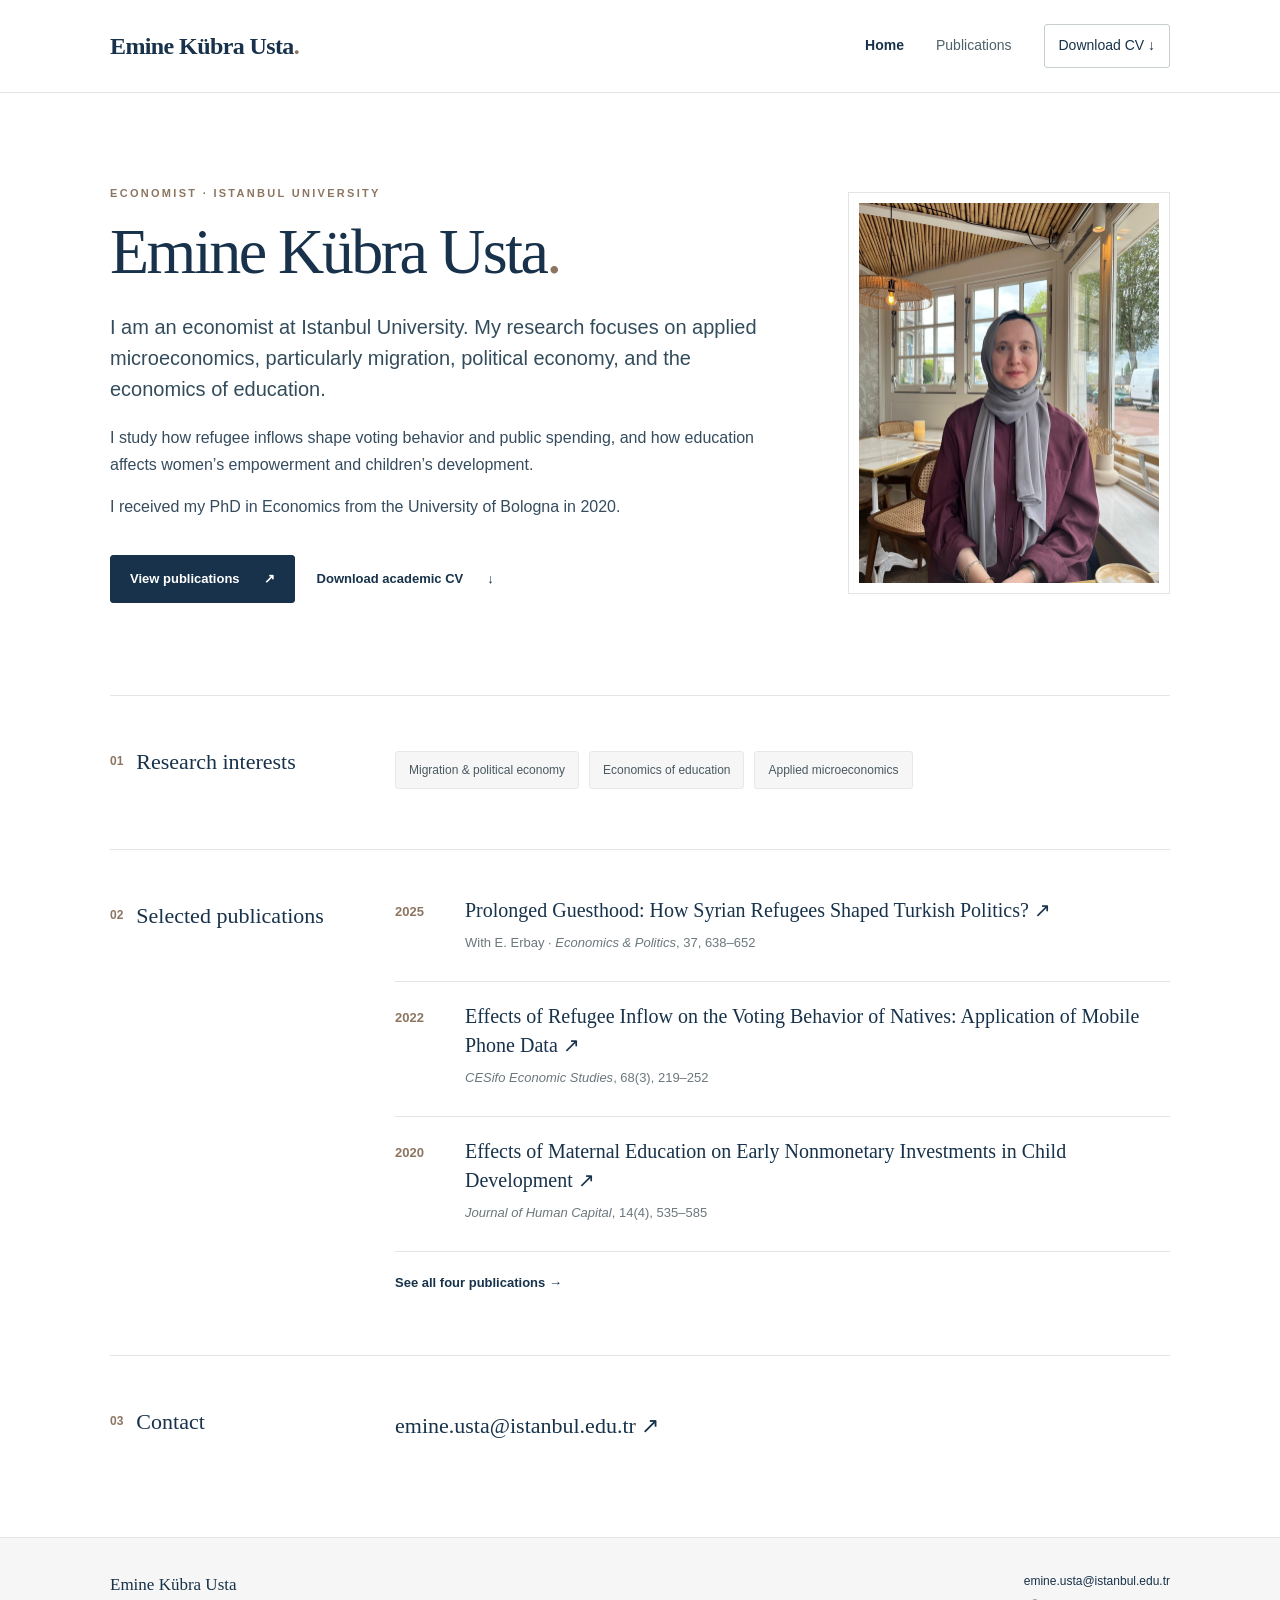
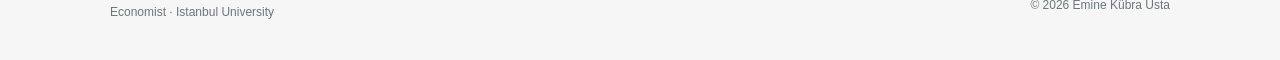
<file: index.html>
<!DOCTYPE html>
<html lang="en"><head><meta charset="utf-8"/><meta content="width=device-width, initial-scale=1" name="viewport"/><meta content="light" name="color-scheme"/><meta content="Academic homepage of Emine Kübra Usta, economist and researcher at Istanbul University." name="description"/><meta content="Emine Kübra Usta | Economist" property="og:title"/><meta content="Academic homepage of Emine Kübra Usta, economist and researcher at Istanbul University." property="og:description"/><meta content="website" property="og:type"/><title>Emine Kübra Usta | Economist</title><link href="assets/favicon.svg" rel="icon" type="image/svg+xml"/><link href="assets/style.css" rel="stylesheet"/></head><body><a class="skip-link" href="#content">Skip to content</a><header class="site-header"><div class="shell header-content"><a aria-label="Emine Kübra Usta, homepage" class="site-name" href="index.html">Emine Kübra Usta<span class="name-dot">.</span></a><nav aria-label="Main navigation" class="primary-nav"><a class="is-active" href="index.html">Home</a><a class="" href="publications.html">Publications</a><a class="nav-download" download="" href="docs/Emine_Kubra_Usta_Academic_CV.pdf">Download CV <span aria-hidden="true">↓</span></a></nav></div></header><main id="content">
<section aria-labelledby="home-title" class="intro shell">
<div class="intro-copy"><p class="eyebrow">Economist · Istanbul University</p><h1 id="home-title">Emine Kübra Usta<span class="name-dot">.</span></h1><p class="intro-lead">I am an economist at Istanbul University. My research focuses on applied microeconomics, particularly migration, political economy, and the economics of education.</p><p class="intro-body">I study how refugee inflows shape voting behavior and public spending, and how education affects women’s empowerment and children’s development.</p><p class="intro-body phd-line">I received my PhD in Economics from the University of Bologna in 2020.</p><div class="actions"><a class="button button-primary" href="publications.html">View publications <span aria-hidden="true">↗</span></a><a class="button button-plain" download="" href="docs/Emine_Kubra_Usta_Academic_CV.pdf">Download academic CV <span aria-hidden="true">↓</span></a></div></div>
<div class="portrait-frame"><img alt="Emine Kübra Usta seated by a café window wearing a gray headscarf and burgundy shirt" class="portrait-photo" fetchpriority="high" height="2048" src="assets/emine-kubra-usta-portrait.jpg" width="1536"/></div>
</section>
<div class="shell"><div class="section-rule"></div></div>
<section aria-labelledby="interests-heading" class="shell section"><div class="section-label"><span>01</span><h2 id="interests-heading">Research interests</h2></div><div class="section-main"><div class="topic-list"><span>Migration &amp; political economy</span><span>Economics of education</span><span>Applied microeconomics</span></div></div></section>
<div class="shell"><div class="section-rule"></div></div>
<section aria-labelledby="selected-heading" class="shell section"><div class="section-label"><span>02</span><h2 id="selected-heading">Selected publications</h2></div><div class="section-main"><article class="selected-paper"><div class="paper-year">2025</div><div><h3><a href="https://doi.org/10.1111/ecpo.12332" rel="noopener noreferrer" target="_blank">Prolonged Guesthood: How Syrian Refugees Shaped Turkish Politics? <span aria-hidden="true">↗</span></a></h3><p>With E. Erbay · <em>Economics &amp; Politics</em>, 37, 638–652</p></div></article><article class="selected-paper"><div class="paper-year">2022</div><div><h3><a href="https://doi.org/10.1093/cesifo/ifac007" rel="noopener noreferrer" target="_blank">Effects of Refugee Inflow on the Voting Behavior of Natives: Application of Mobile Phone Data <span aria-hidden="true">↗</span></a></h3><p><em>CESifo Economic Studies</em>, 68(3), 219–252</p></div></article><article class="selected-paper"><div class="paper-year">2020</div><div><h3><a href="https://doi.org/10.1086/711761" rel="noopener noreferrer" target="_blank">Effects of Maternal Education on Early Nonmonetary Investments in Child Development <span aria-hidden="true">↗</span></a></h3><p><em>Journal of Human Capital</em>, 14(4), 535–585</p></div></article><a class="all-link" href="publications.html">See all four publications <span aria-hidden="true">→</span></a></div></section>
<div class="shell"><div class="section-rule"></div></div>
<section aria-labelledby="contact-heading" class="shell section contact-section"><div class="section-label"><span>03</span><h2 id="contact-heading">Contact</h2></div><div class="section-main"><a class="email" href="mailto:emine.usta@istanbul.edu.tr">emine.usta@istanbul.edu.tr <span aria-hidden="true">↗</span></a></div></section>
</main><footer class="site-footer"><div class="shell footer-grid"><div><strong>Emine Kübra Usta</strong><p>Economist · Istanbul University</p></div><div class="footer-contact"><a href="mailto:emine.usta@istanbul.edu.tr">emine.usta@istanbul.edu.tr</a><span>© 2026 Emine Kübra Usta</span></div></div></footer></body></html>
</file>
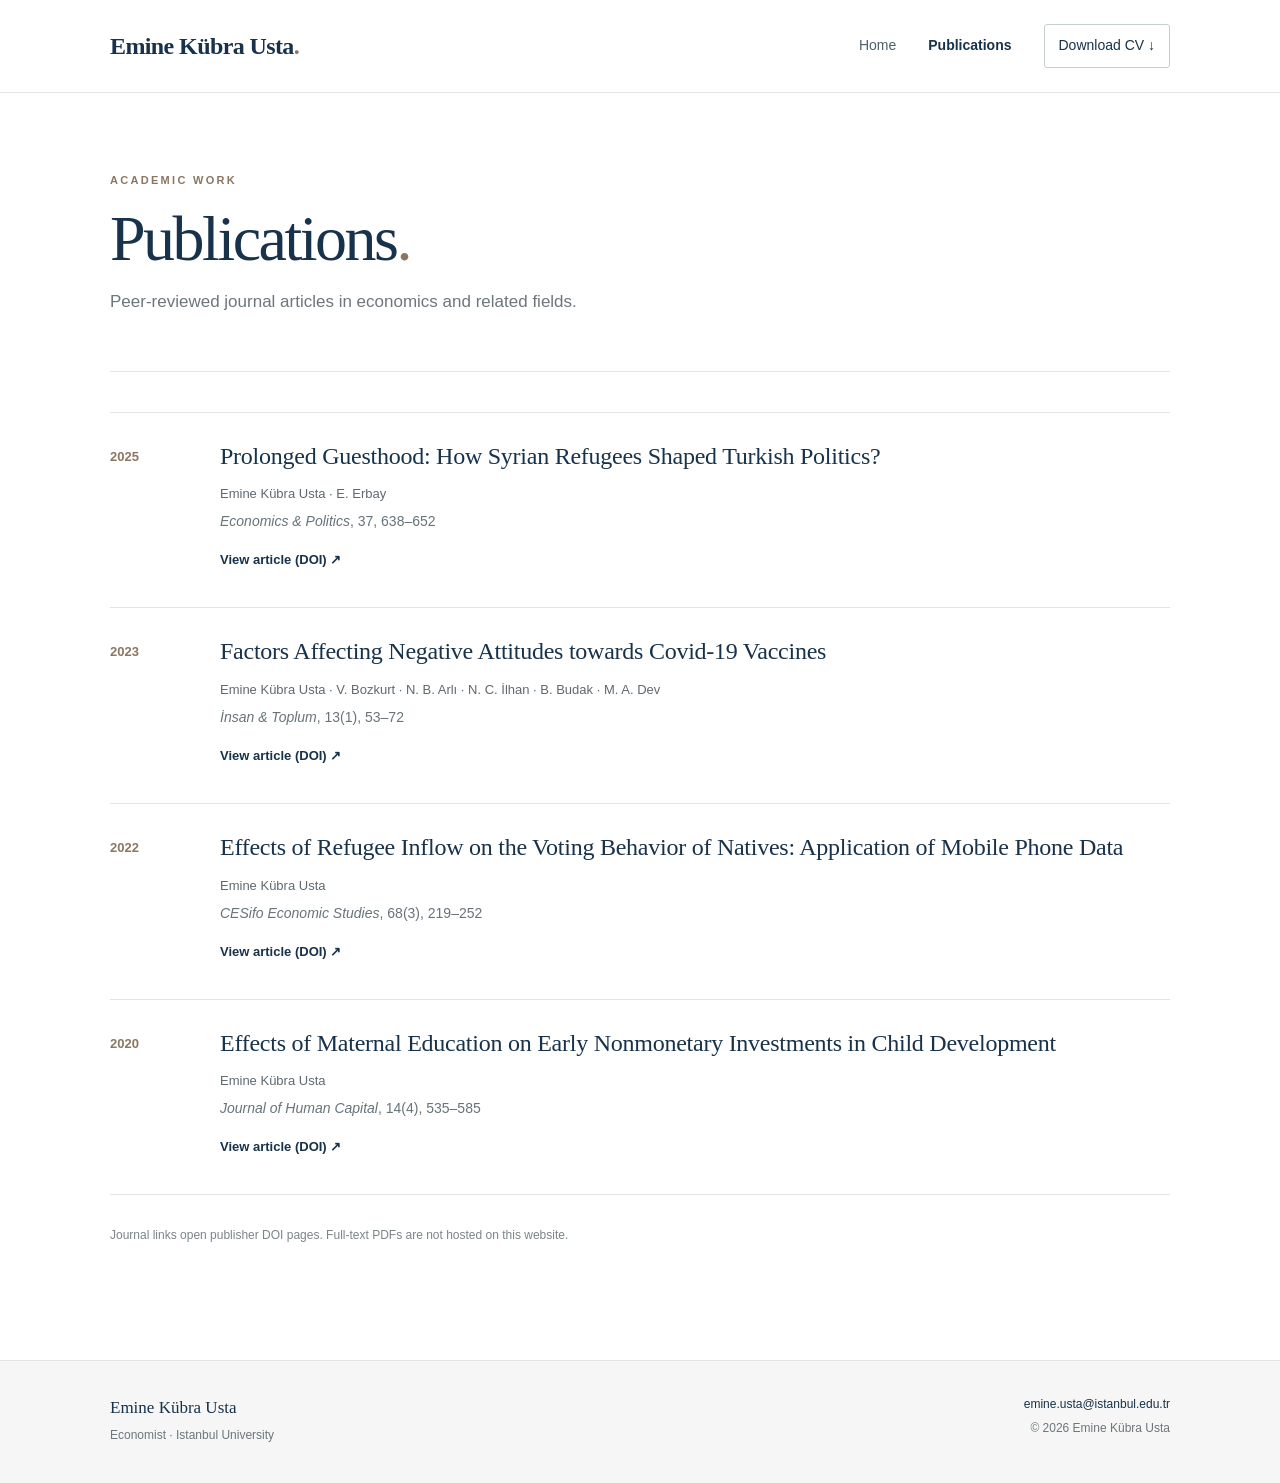
<file: publications.html>
<!doctype html><html lang="en"><head><meta charset="UTF-8"><meta name="viewport" content="width=device-width, initial-scale=1"><meta name="color-scheme" content="light"><meta name="description" content="Peer-reviewed publications by economist Emine Kübra Usta."><meta property="og:title" content="Publications | Emine Kübra Usta"><meta property="og:description" content="Peer-reviewed publications by economist Emine Kübra Usta."><meta property="og:type" content="website"><title>Publications | Emine Kübra Usta</title><link rel="icon" type="image/svg+xml" href="assets/favicon.svg"><link rel="stylesheet" href="assets/style.css"></head><body><a class="skip-link" href="#content">Skip to content</a><header class="site-header"><div class="shell header-content"><a href="index.html" class="site-name" aria-label="Emine Kübra Usta, homepage">Emine Kübra Usta<span class="name-dot">.</span></a><nav aria-label="Main navigation" class="primary-nav"><a href="index.html" class="">Home</a><a href="publications.html" class="is-active">Publications</a><a href="docs/Emine_Kubra_Usta_Academic_CV.pdf" download class="nav-download">Download CV <span aria-hidden="true">↓</span></a></nav></div></header><main id="content"><section class="shell page-intro"><p class="eyebrow">Academic work</p><h1>Publications<span class="name-dot">.</span></h1><p>Peer-reviewed journal articles in economics and related fields.</p></section><div class="shell"><div class="section-rule"></div></div><section class="shell publications-section" aria-labelledby="pub-list-heading"><h2 id="pub-list-heading" class="sr-only">List of publications</h2><div class="publication-items">
<article class="publication"><div class="publication-date">2025</div><div><h3>Prolonged Guesthood: How Syrian Refugees Shaped Turkish Politics?</h3><p class="pub-authors">Emine Kübra Usta · E. Erbay</p><p class="pub-journal"><em>Economics &amp; Politics</em>, 37, 638–652</p><a class="publication-link" href="https://doi.org/10.1111/ecpo.12332" target="_blank" rel="noopener noreferrer">View article (DOI) <span aria-hidden="true">↗</span></a></div></article>
<article class="publication"><div class="publication-date">2023</div><div><h3>Factors Affecting Negative Attitudes towards Covid-19 Vaccines</h3><p class="pub-authors">Emine Kübra Usta · V. Bozkurt · N. B. Arlı · N. C. İlhan · B. Budak · M. A. Dev</p><p class="pub-journal"><em>İnsan &amp; Toplum</em>, 13(1), 53–72</p><a class="publication-link" href="https://doi.org/10.12658/m0674" target="_blank" rel="noopener noreferrer">View article (DOI) <span aria-hidden="true">↗</span></a></div></article>
<article class="publication"><div class="publication-date">2022</div><div><h3>Effects of Refugee Inflow on the Voting Behavior of Natives: Application of Mobile Phone Data</h3><p class="pub-authors">Emine Kübra Usta</p><p class="pub-journal"><em>CESifo Economic Studies</em>, 68(3), 219–252</p><a class="publication-link" href="https://doi.org/10.1093/cesifo/ifac007" target="_blank" rel="noopener noreferrer">View article (DOI) <span aria-hidden="true">↗</span></a></div></article>
<article class="publication"><div class="publication-date">2020</div><div><h3>Effects of Maternal Education on Early Nonmonetary Investments in Child Development</h3><p class="pub-authors">Emine Kübra Usta</p><p class="pub-journal"><em>Journal of Human Capital</em>, 14(4), 535–585</p><a class="publication-link" href="https://doi.org/10.1086/711761" target="_blank" rel="noopener noreferrer">View article (DOI) <span aria-hidden="true">↗</span></a></div></article>
</div><p class="small-note">Journal links open publisher DOI pages. Full-text PDFs are not hosted on this website.</p></section></main><footer class="site-footer"><div class="shell footer-grid"><div><strong>Emine Kübra Usta</strong><p>Economist · Istanbul University</p></div><div class="footer-contact"><a href="mailto:emine.usta@istanbul.edu.tr">emine.usta@istanbul.edu.tr</a><span>© 2026 Emine Kübra Usta</span></div></div></footer></body></html>
</file>
<file: assets/style.css>
/* Academic profile — minimalist, responsive, no framework required */
:root{--ink:#24333b;--navy:#17324a;--muted:#6c777c;--paper:#ffffff;--soft:#f5f6f5;--line:#e1e5e5;--accent:#8d7661;--max:1060px}
*{box-sizing:border-box}html{scroll-behavior:smooth}body{margin:0;background:var(--paper);color:var(--ink);font-family:Arial,Helvetica,sans-serif;font-size:16px;line-height:1.7;-webkit-font-smoothing:antialiased}a{color:inherit;text-decoration:none}a:hover{color:var(--accent)}a:focus-visible,button:focus-visible,input:focus-visible,select:focus-visible{outline:3px solid #9ac4de;outline-offset:3px}button,input,select{font:inherit}button{cursor:pointer}.shell{width:calc(100% - 80px);max-width:var(--max);margin-left:auto;margin-right:auto}.skip-link{position:absolute;left:12px;top:-100px;background:var(--navy);color:white;padding:10px 16px;z-index:10}.skip-link:focus{top:12px}.site-header{border-bottom:1px solid var(--line)}.header-content{display:flex;align-items:center;justify-content:space-between;min-height:92px;gap:25px}.site-name{font-family:Georgia,'Times New Roman',serif;font-size:24px;letter-spacing:-.6px;font-weight:600;color:var(--navy);white-space:nowrap}.name-dot{color:var(--accent)}.primary-nav{display:flex;align-items:center;gap:32px}.primary-nav>a{font-size:14px;color:#4e6069;padding-block:8px;white-space:nowrap}.primary-nav>a.is-active{color:var(--navy);font-weight:700}.primary-nav>a:hover{color:var(--accent)}.primary-nav>.nav-download{border:1px solid #c6cecf;border-radius:3px;padding:9px 14px;color:var(--navy)}.primary-nav>.nav-download:hover{background:var(--soft)}.intro{padding-top:91px;padding-bottom:92px;display:grid;grid-template-columns:1.42fr .7fr;align-items:center;gap:86px}.eyebrow{color:var(--accent);font-weight:700;letter-spacing:2.3px;font-size:11px;text-transform:uppercase;margin:0 0 14px}.intro h1,.page-intro h1{font-family:Georgia,'Times New Roman',serif;font-weight:400;letter-spacing:-2.5px;color:var(--navy);line-height:1.08;font-size:clamp(40px,5vw,64px);margin:0 0 26px}.intro-lead{font-size:20px;line-height:1.56;color:#334c5b;max-width:680px;margin:0 0 20px}.intro-body{font-size:15px;line-height:1.83;color:#596770;margin:0;max-width:650px}.actions{display:flex;align-items:center;gap:22px;flex-wrap:wrap;margin-top:34px}.button{display:inline-flex;align-items:center;gap:24px;font-size:13px;font-weight:700;padding:12px 19px;transition:background .15s ease}.button-primary{background:var(--navy);color:#fff;border:1px solid var(--navy);border-radius:3px}.button-primary:hover{color:#fff;background:#2b4d66}.button-plain{padding-left:0;color:var(--navy)}.portrait-frame{aspect-ratio:4/5;border:1px solid var(--line);padding:10px;max-width:322px;width:100%;margin-left:auto;background:var(--paper)}.portrait-placeholder{height:100%;width:100%;background:#eef0ed;display:flex;flex-direction:column;align-items:center;justify-content:center;gap:22px;color:#8a9292;font-size:11px;letter-spacing:1px;text-transform:uppercase}.monogram{font-family:Georgia,serif;font-size:90px;letter-spacing:-7px;font-weight:400;color:#c1c9c5;text-transform:none}.section-rule{border-top:1px solid var(--line)}.section{padding:51px 0 60px;display:grid;grid-template-columns:255px 1fr;gap:30px}.section-label{display:flex;align-items:flex-start;gap:13px}.section-label span{font-size:12px;color:var(--accent);font-weight:700;padding-top:4px}.section-label h2{font-family:Georgia,serif;font-size:22px;font-weight:400;color:var(--navy);line-height:1.35;margin:0}.section-main{min-width:0}.section-intro{font-size:17px;margin:-3px 0 24px;color:#4b5960}.topic-list{display:flex;flex-wrap:wrap;gap:10px}.topic-list>span{font-size:12px;display:block;padding:8px 13px;background:#f5f6f5;border:1px solid #e6eae7;color:#4a5961;border-radius:3px}.selected-paper{display:grid;grid-template-columns:58px 1fr;gap:12px;padding:0 0 27px;margin-bottom:25px;border-bottom:1px solid var(--line)}.selected-paper:last-of-type{margin-bottom:16px}.paper-year,.publication-date{font-size:13px;color:var(--accent);font-weight:700}.selected-paper h3{font-family:Georgia,serif;font-size:20px;font-weight:400;line-height:1.45;margin:-5px 0 7px;color:var(--navy)}.selected-paper p{font-size:13px;color:var(--muted);margin:0}.all-link,.publication-link{font-size:13px;color:var(--navy);font-weight:700}.contact-section .section-main p{font-size:15px;color:var(--muted);margin:0 0 4px}.email{color:var(--navy);font-family:Georgia,serif;font-size:22px}.site-footer{margin-top:32px;border-top:1px solid var(--line);background:var(--soft)}.footer-grid{display:flex;justify-content:space-between;gap:30px;align-items:start;padding:33px 0 36px}.footer-grid strong{font-family:Georgia,serif;color:var(--navy);font-size:17px;font-weight:400}.footer-grid p{font-size:12px;color:var(--muted);margin:2px 0}.footer-contact{display:flex;flex-direction:column;gap:4px;text-align:right;font-size:12px;color:var(--muted)}.footer-contact a{color:var(--navy)}.page-intro{padding-top:78px;padding-bottom:54px}.page-intro h1{margin-bottom:15px}.page-intro>p:last-child{font-size:17px;color:var(--muted);margin:0;max-width:600px}.publications-section{padding-top:40px;padding-bottom:70px}.publication{padding:33px 0 35px;display:grid;grid-template-columns:90px 1fr;gap:20px;border-bottom:1px solid var(--line)}.publication:first-child{border-top:1px solid var(--line)}.publication h3{font-size:24px;line-height:1.4;letter-spacing:-.25px;font-family:Georgia,serif;color:var(--navy);font-weight:400;margin:-6px 0 10px}.pub-authors{font-size:13px;color:#5e6970;margin:0 0 5px}.pub-journal{font-size:14px;color:#67747a;margin:0 0 11px}.small-note{font-size:12px;color:#7a8588;margin-top:30px}.sr-only{position:absolute;clip:rect(0,0,0,0);width:1px;height:1px;overflow:hidden;white-space:nowrap}
@media(max-width:850px){.intro{grid-template-columns:1fr .6fr;gap:32px}.section{grid-template-columns:210px 1fr}.shell{width:calc(100% - 50px)}.primary-nav{gap:16px}.site-name{font-size:21px}.intro h1{font-size:48px}.monogram{font-size:60px}}
@media(max-width:650px){.shell{width:calc(100% - 36px)}.header-content{min-height:78px;display:flex;align-items:flex-start;flex-direction:column;justify-content:center;gap:2px;padding:14px 0 12px}.site-name{font-size:22px}.primary-nav{gap:20px;flex-wrap:wrap}.primary-nav>a{font-size:12px}.primary-nav>.nav-download{border:0;padding:8px 0;font-weight:700}.intro{padding-top:52px;padding-bottom:54px;grid-template-columns:1fr;gap:36px}.intro h1{font-size:47px;letter-spacing:-2px}.intro-lead{font-size:18px}.portrait-frame{max-width:240px;margin:0;width:60%;aspect-ratio:4/4}.monogram{font-size:65px}.section{grid-template-columns:1fr;padding:34px 0 44px;gap:20px}.section-label h2{font-size:22px}.selected-paper{grid-template-columns:50px 1fr;gap:10px}.selected-paper h3{font-size:19px}.page-intro{padding-top:47px;padding-bottom:40px}.page-intro h1{font-size:48px}.publication{grid-template-columns:56px 1fr;gap:10px;padding:28px 0}.publication h3{font-size:20px}.footer-grid{flex-direction:column;gap:14px}.footer-contact{text-align:left}.email{font-size:19px;overflow-wrap:anywhere}}
@media(prefers-reduced-motion:reduce){html{scroll-behavior:auto}.button{transition:none}}

/* Real academic portrait, retaining the template’s framing and proportions */
.portrait-frame{position:relative;overflow:hidden}
.portrait-photo{position:absolute;inset:10px;width:calc(100% - 20px);height:calc(100% - 20px);display:block;object-fit:cover;object-position:50% 35%;background:#f5f6f5}

/* Final approved café portrait and updated biography */
.portrait-photo{object-position:center 40%}
.intro-body{font-size:16px;line-height:1.65;color:#354c5e;margin-top:16px}
.intro .phd-line{margin-top:16px}
.section .topic-list{padding-top:4px}
.contact-section .email{font-family:Georgia,serif}
@media(max-width:650px){.intro-body{font-size:15px}.portrait-frame{width:78%;max-width:300px;aspect-ratio:4/5}}
</file>
